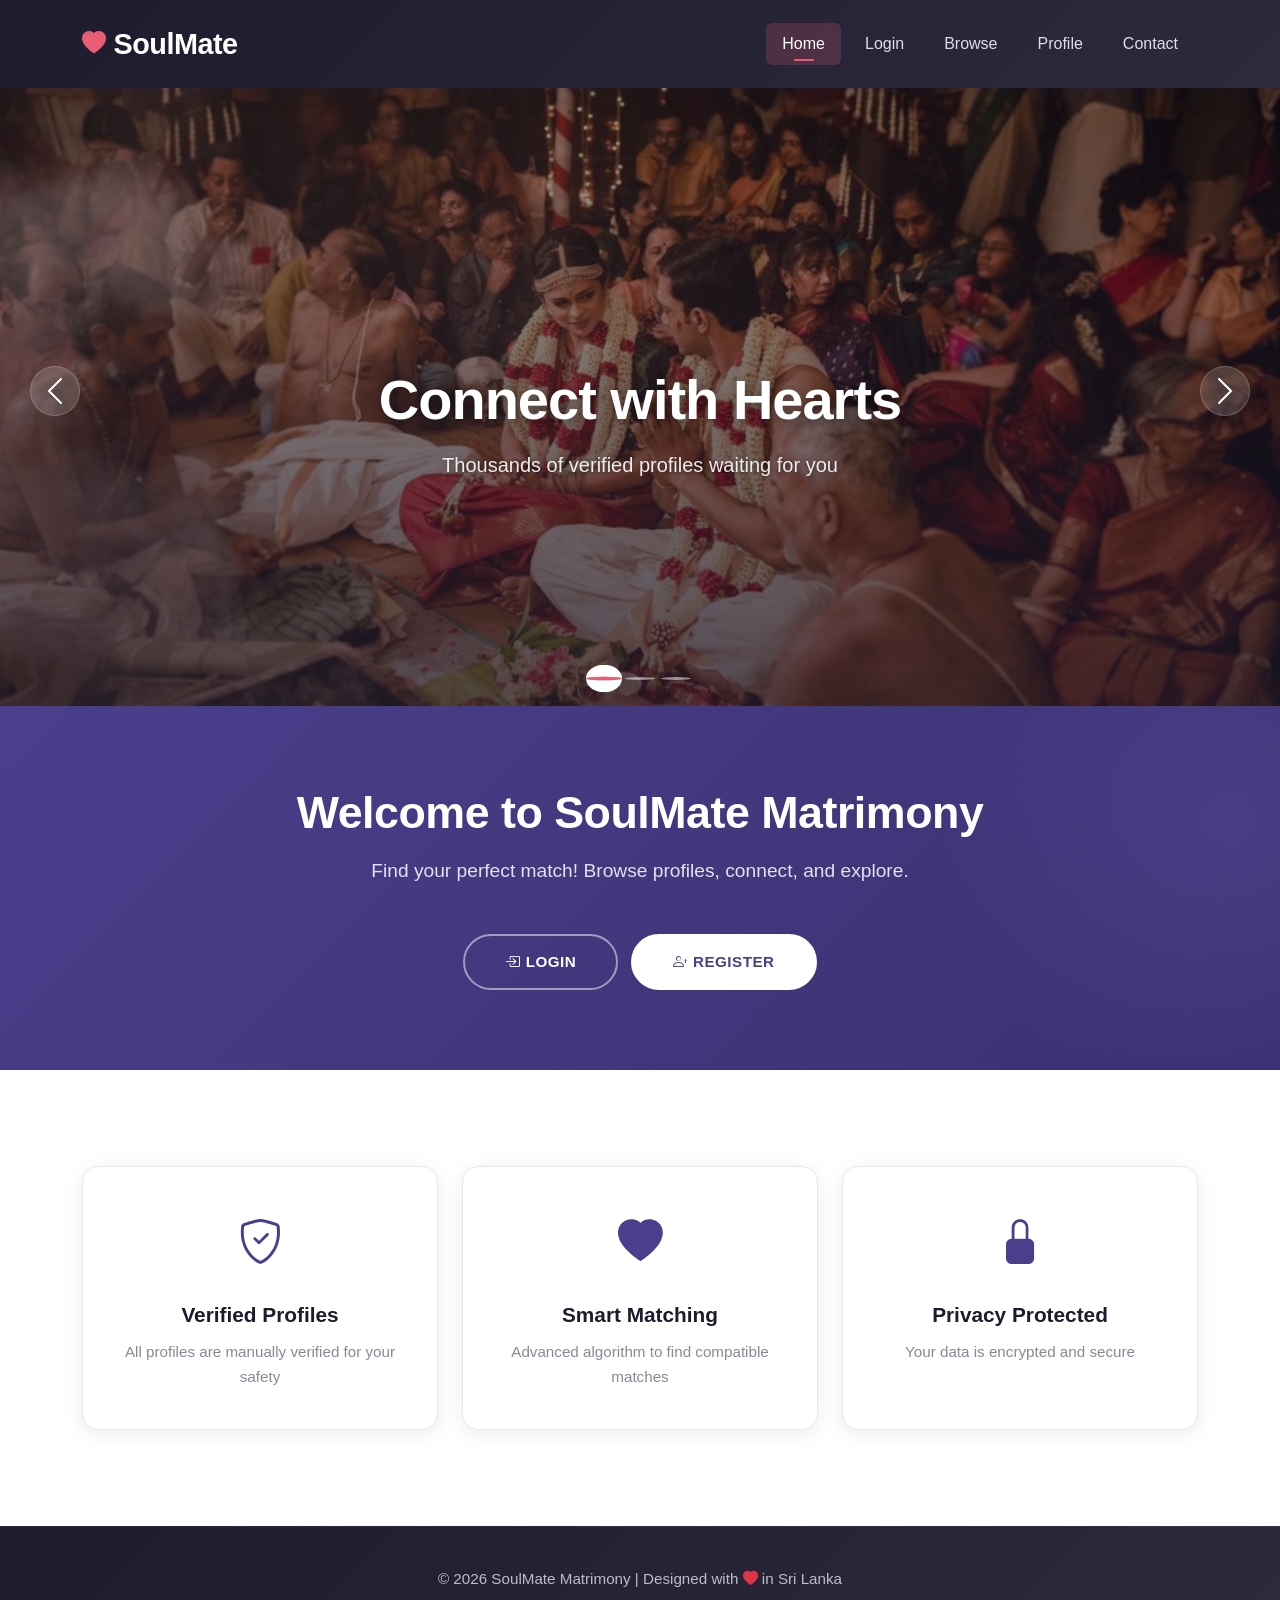
<file: index.html>
<!DOCTYPE html>
<html lang="en">
<head>
    <meta charset="UTF-8">
    <meta name="viewport" content="width=device-width, initial-scale=1.0">
    <title>SoulMate - Find Your Perfect Match</title>
    <link rel="icon" href="images/logo.png">
    <link href="https://cdn.jsdelivr.net/npm/bootstrap@5.3.2/dist/css/bootstrap.min.css" rel="stylesheet">
    <link rel="stylesheet" href="https://cdn.jsdelivr.net/npm/bootstrap-icons@1.11.3/font/bootstrap-icons.min.css">
    <link rel="stylesheet" href="css/style.css">
</head>
<body>
    <!-- Navbar -->
    <nav class="navbar navbar-expand-lg navbar-dark fixed-top soulmate-navbar">
        <div class="container">
            <a class="navbar-brand fw-bold" href="index.html">
                <i class="bi bi-heart-fill me-2"></i>
                SoulMate
            </a>
            <button class="navbar-toggler" type="button" data-bs-toggle="collapse" data-bs-target="#navbarNav">
                <span class="navbar-toggler-icon"></span>
            </button>
            <div class="collapse navbar-collapse" id="navbarNav">
                <ul class="navbar-nav ms-auto">
                    <li class="nav-item"><a class="nav-link active" href="index.html">Home</a></li>
                    <li class="nav-item"><a class="nav-link" href="auth/login.php">Login</a></li>
                    <li class="nav-item"><a class="nav-link" href="browse.php">Browse</a></li>
                    <li class="nav-item"><a class="nav-link" href="profile.php">Profile</a></li>
                    <li class="nav-item"><a class="nav-link" href="contact.php">Contact</a></li>
                </ul>
            </div>
        </div>
    </nav>

    <!-- Hero Carousel -->
    <div id="homeCarousel" class="carousel slide hero-carousel" data-bs-ride="carousel">
        <div class="carousel-indicators">
            <button type="button" data-bs-target="#homeCarousel" data-bs-slide-to="0" class="active"></button>
            <button type="button" data-bs-target="#homeCarousel" data-bs-slide-to="1"></button>
            <button type="button" data-bs-target="#homeCarousel" data-bs-slide-to="2"></button>
        </div>
        <div class="carousel-inner">
            <div class="carousel-item active">
                <div class="carousel-image-wrapper">
                    <img src="images/hero-wedding.jpeg" class="d-block w-100" alt="Happy couple">
                    <div class="carousel-overlay"></div>
                </div>
                <div class="carousel-caption">
                    <h2>Connect with Hearts</h2>
                    <p>Thousands of verified profiles waiting for you</p>
                </div>
            </div>
            <div class="carousel-item">
                <div class="carousel-image-wrapper">
                    <img src="images/hero-couple2.jpg" class="d-block w-100" alt="Happy couple 2">
                    <div class="carousel-overlay"></div>
                </div>
                <div class="carousel-caption">
                    <h2>Find Your SoulMate</h2>
                    <p>Start your beautiful journey with us</p>
                </div>
            </div>
            <div class="carousel-item">
                <div class="carousel-image-wrapper">
                    <img src="images/hero-couple3.jpg" class="d-block w-100" alt="Happy couple 3">
                    <div class="carousel-overlay"></div>
                </div>
                <div class="carousel-caption">
                    <h2>Begin Your Love Story</h2>
                    <p>Where dreams meet destiny</p>
                </div>
            </div>
        </div>
        <button class="carousel-control-prev" type="button" data-bs-target="#homeCarousel" data-bs-slide="prev">
            <span class="carousel-control-prev-icon"></span>
        </button>
        <button class="carousel-control-next" type="button" data-bs-target="#homeCarousel" data-bs-slide="next">
            <span class="carousel-control-next-icon"></span>
        </button>
    </div>

    <!-- Welcome Section -->
    <section class="welcome-section">
        <div class="container text-center">
            <h1>Welcome to SoulMate Matrimony</h1>
            <p class="lead">Find your perfect match! Browse profiles, connect, and explore.</p>
            
            <a href="auth/login.php" class="btn btn-outline-light btn-lg mt-3 me-2">
                <i class="bi bi-box-arrow-in-right"></i> Login
            </a>
            <a href="auth/register.php" class="btn btn-light btn-lg mt-3">
                <i class="bi bi-person-plus"></i> Register
            </a>
        </div>
    </section>

    <!-- Features Section -->
    <section class="features-section">
        <div class="container">
            <div class="row g-4">
                <div class="col-md-4">
                    <div class="feature-card">
                        <i class="bi bi-shield-check feature-icon"></i>
                        <h4>Verified Profiles</h4>
                        <p>All profiles are manually verified for your safety</p>
                    </div>
                </div>
                <div class="col-md-4">
                    <div class="feature-card">
                        <i class="bi bi-heart-fill feature-icon"></i>
                        <h4>Smart Matching</h4>
                        <p>Advanced algorithm to find compatible matches</p>
                    </div>
                </div>
                <div class="col-md-4">
                    <div class="feature-card">
                        <i class="bi bi-lock-fill feature-icon"></i>
                        <h4>Privacy Protected</h4>
                        <p>Your data is encrypted and secure</p>
                    </div>
                </div>
            </div>
        </div>
    </section>

    <!-- Footer -->
    <footer class="footer">
        <div class="container text-center">
            <p class="mb-0">&copy; 2026 SoulMate Matrimony | Designed with <i class="bi bi-heart-fill text-danger"></i> in Sri Lanka</p>
        </div>
    </footer>

    <script src="https://cdn.jsdelivr.net/npm/bootstrap@5.3.2/dist/js/bootstrap.bundle.min.js"></script>
</body>
</html>
</file>
<file: css/style.css>
:root {
    /* Primary - Deep Elegant Purple */
    --primary-color: #4a3f8c;
    --primary-dark: #3a3070;
    --primary-light: #6b5ab8;
    
    /* Secondary - Soft Lavender */
    --secondary-color: #8b7dd6;
    --secondary-light: #b8aee8;
    
    /* Accent - Warm Coral/Rose (romantic but professional) */
    --accent-color: #e85d75;
    --accent-light: #f08a9f;
    
    /* Neutrals - Professional Grays */
    --dark-color: #1e1b2e;
    --dark-secondary: #2d2a3e;
    --gray-dark: #4a4758;
    --gray-medium: #8a8798;
    --gray-light: #e8e6ef;
    --light-color: #f8f7fc;
    --white: #ffffff;
    
    /* Success/Status Colors */
    --success-color: #2d9d5d;
    --warning-color: #e8a838;
    --danger-color: #d64545;
}

* {
    margin: 0;
    padding: 0;
    box-sizing: border-box;
}

body {
    font-family: 'Inter', -apple-system, BlinkMacSystemFont, 'Segoe UI', Roboto, sans-serif;
    color: var(--dark-color);
    background-color: var(--light-color);
    overflow-x: hidden;
    line-height: 1.6;
}

/* ================================
   NAVBAR STYLES - Professional Dark
   ================================ */

.soulmate-navbar {
    background: linear-gradient(135deg, var(--dark-color) 0%, var(--dark-secondary) 100%) !important;
    padding: 1rem 0;
    box-shadow: 0 4px 20px rgba(30, 27, 46, 0.25);
    z-index: 1000;
    backdrop-filter: blur(10px);
}

.soulmate-navbar .navbar-brand {
    font-size: 1.8rem;
    font-weight: 700;
    color: var(--white) !important;
    display: flex;
    align-items: center;
    letter-spacing: -0.5px;
}

.soulmate-navbar .navbar-brand i {
    font-size: 1.5rem;
    color: var(--accent-color);
    margin-right: 0.5rem;
}

.soulmate-navbar .nav-link {
    font-weight: 500;
    color: rgba(255, 255, 255, 0.85) !important;
    padding: 0.5rem 1rem !important;
    margin: 0 0.25rem;
    position: relative;
    transition: all 0.3s ease;
    border-radius: 6px;
}

.soulmate-navbar .nav-link:hover {
    color: var(--white) !important;
    background: rgba(255, 255, 255, 0.1);
}

.soulmate-navbar .nav-link.active {
    color: var(--white) !important;
    background: rgba(232, 93, 117, 0.2);
}

.soulmate-navbar .nav-link.active::after {
    content: '';
    position: absolute;
    bottom: 4px;
    left: 50%;
    transform: translateX(-50%);
    width: 20px;
    height: 2px;
    background: var(--accent-color);
    border-radius: 2px;
}

.soulmate-navbar .navbar-toggler {
    border-color: rgba(255, 255, 255, 0.2);
    padding: 0.5rem;
}

.soulmate-navbar .navbar-toggler-icon {
    background-image: url("data:image/svg+xml,%3csvg xmlns='http://www.w3.org/2000/svg' viewBox='0 0 30 30'%3e%3cpath stroke='rgba%28255, 255, 255, 0.9%29' stroke-linecap='round' stroke-miterlimit='10' stroke-width='2' d='M4 7h22M4 15h22M4 23h22'/%3e%3c/svg%3e");
}

/* ================================
   HERO CAROUSEL STYLES
   ================================ */

.hero-carousel {
    margin-top: 76px;
    position: relative;
}

.carousel-image-wrapper {
    position: relative;
    height: 70vh;
    min-height: 500px;
    max-height: 700px;
    overflow: hidden;
}

.carousel-image-wrapper img {
    width: 100%;
    height: 100%;
    object-fit: cover;
    object-position: center;
    filter: brightness(0.85);
}

.carousel-overlay {
    position: absolute;
    top: 0;
    left: 0;
    right: 0;
    bottom: 0;
    background: linear-gradient(to bottom, rgba(30,27,46,0.3) 0%, rgba(30,27,46,0.7) 100%);
}

.carousel-caption {
    position: absolute;
    bottom: 30%;
    left: 50%;
    transform: translateX(-50%);
    text-align: center;
    z-index: 10;
    width: 90%;
    max-width: 800px;
}

.carousel-caption h2 {
    font-size: 3.5rem;
    font-weight: 700;
    color: var(--white);
    text-shadow: 2px 2px 12px rgba(0,0,0,0.4);
    margin-bottom: 1rem;
    letter-spacing: -1px;
}

.carousel-caption p {
    font-size: 1.25rem;
    color: rgba(255,255,255,0.9);
    text-shadow: 1px 1px 4px rgba(0,0,0,0.4);
    font-weight: 400;
}

.carousel-indicators button {
    width: 10px;
    height: 10px;
    border-radius: 50%;
    margin: 0 6px;
    background-color: rgba(255,255,255,0.4);
    border: 2px solid transparent;
    transition: all 0.3s ease;
}

.carousel-indicators button.active {
    background-color: var(--accent-color);
    border-color: var(--white);
    transform: scale(1.2);
}

.carousel-control-prev,
.carousel-control-next {
    width: 50px;
    height: 50px;
    background: rgba(255,255,255,0.15);
    border-radius: 50%;
    top: 50%;
    transform: translateY(-50%);
    opacity: 1;
    transition: all 0.3s ease;
    border: 1px solid rgba(255,255,255,0.2);
}

.carousel-control-prev {
    left: 30px;
}

.carousel-control-next {
    right: 30px;
}

.carousel-control-prev:hover,
.carousel-control-next:hover {
    background: rgba(255,255,255,0.25);
    transform: translateY(-50%) scale(1.1);
}

/* ================================
   WELCOME SECTION - Professional Gradient (Original)
   ================================ */

.welcome-section {
    background: linear-gradient(135deg, var(--primary-color) 0%, var(--primary-dark) 100%);
    padding: 5rem 0;
    color: var(--white);
    position: relative;
    overflow: hidden;
}

.welcome-section::before {
    content: '';
    position: absolute;
    top: -50%;
    right: -20%;
    width: 600px;
    height: 600px;
    background: radial-gradient(circle, rgba(139,125,214,0.15) 0%, transparent 70%);
    pointer-events: none;
}

.welcome-section h1 {
    font-size: 2.8rem;
    font-weight: 700;
    margin-bottom: 1rem;
    letter-spacing: -0.5px;
}

.welcome-section .lead {
    font-size: 1.2rem;
    color: rgba(255,255,255,0.85);
    margin-bottom: 2rem;
    font-weight: 400;
}

.welcome-section .btn {
    padding: 0.9rem 2.5rem;
    font-weight: 600;
    border-radius: 50px;
    transition: all 0.3s ease;
    text-transform: uppercase;
    letter-spacing: 0.5px;
    font-size: 0.95rem;
}

.welcome-section .btn-outline-light {
    border: 2px solid rgba(255,255,255,0.5);
    color: var(--white);
}

.welcome-section .btn-outline-light:hover {
    background: var(--white);
    color: var(--primary-color);
    border-color: var(--white);
    transform: translateY(-3px);
    box-shadow: 0 15px 35px rgba(0,0,0,0.2);
}

.welcome-section .btn-light {
    background: var(--white);
    color: var(--primary-color);
    border: 2px solid var(--white);
}

.welcome-section .btn-light:hover {
    background: transparent;
    color: var(--white);
    transform: translateY(-3px);
    box-shadow: 0 15px 35px rgba(0,0,0,0.2);
}

/* ================================
   FEATURES SECTION - Clean White
   ================================ */

.features-section {
    padding: 6rem 0;
    background: var(--white);
    position: relative;
}

.feature-card {
    background: var(--white);
    border-radius: 16px;
    padding: 2.5rem 2rem;
    text-align: center;
    box-shadow: 0 4px 20px rgba(30,27,46,0.08);
    transition: all 0.4s ease;
    height: 100%;
    border: 1px solid var(--gray-light);
    position: relative;
    overflow: hidden;
}

.feature-card::before {
    content: '';
    position: absolute;
    top: 0;
    left: 0;
    right: 0;
    height: 4px;
    background: linear-gradient(90deg, var(--primary-color), var(--accent-color));
    transform: scaleX(0);
    transition: transform 0.4s ease;
}

.feature-card:hover {
    transform: translateY(-8px);
    box-shadow: 0 20px 40px rgba(30,27,46,0.12);
    border-color: transparent;
}

.feature-card:hover::before {
    transform: scaleX(1);
}

.feature-card .feature-icon {
    font-size: 2.8rem;
    color: var(--primary-color);
    margin-bottom: 1.5rem;
    display: inline-block;
    transition: all 0.3s ease;
}

.feature-card:hover .feature-icon {
    color: var(--accent-color);
    transform: scale(1.1);
}

.feature-card h4 {
    font-size: 1.3rem;
    font-weight: 600;
    margin-bottom: 0.8rem;
    color: var(--dark-color);
}

.feature-card p {
    color: var(--gray-medium);
    font-size: 0.95rem;
    margin-bottom: 0;
    line-height: 1.6;
}

/* ================================
   FOOTER - Dark Professional
   ================================ */

.footer {
    background: linear-gradient(135deg, var(--dark-color) 0%, var(--dark-secondary) 100%);
    padding: 2.5rem 0;
    color: rgba(255,255,255,0.7);
    border-top: 1px solid rgba(255,255,255,0.05);
}

.footer p {
    margin: 0;
    font-size: 0.95rem;
    font-weight: 400;
}

.footer i {
    color: var(--accent-color);
    animation: heartbeat 1.5s ease-in-out infinite;
}

@keyframes heartbeat {
    0%, 100% { transform: scale(1); }
    50% { transform: scale(1.15); }
}

/* ================================
   RESPONSIVE DESIGN
   ================================ */

@media (max-width: 991px) {
    .soulmate-navbar .navbar-collapse {
        background: rgba(30, 27, 46, 0.98);
        padding: 1rem;
        border-radius: 12px;
        margin-top: 1rem;
        backdrop-filter: blur(10px);
        border: 1px solid rgba(255,255,255,0.1);
    }
    
    .carousel-caption h2 {
        font-size: 2.5rem;
    }
    
    .carousel-caption p {
        font-size: 1.1rem;
    }
    
    .welcome-section h1 {
        font-size: 2.2rem;
    }
}

@media (max-width: 768px) {
    .hero-carousel {
        margin-top: 66px;
    }
    
    .carousel-image-wrapper {
        height: 50vh;
        min-height: 400px;
    }
    
    .carousel-caption h2 {
        font-size: 2rem;
    }
    
    .carousel-caption p {
        font-size: 1rem;
    }
    
    .carousel-control-prev,
    .carousel-control-next {
        width: 45px;
        height: 45px;
    }
    
    .carousel-control-prev {
        left: 15px;
    }
    
    .carousel-control-next {
        right: 15px;
    }
    
    .welcome-section {
        padding: 3rem 0;
    }
    
    .welcome-section h1 {
        font-size: 1.8rem;
    }
    
    .features-section {
        padding: 4rem 0;
    }
    
    .feature-card {
        padding: 2rem 1.5rem;
    }
}

/* ================================
   AUTHENTICATION PAGES STYLES
   ================================ */

.auth-section {
    min-height: calc(100vh - 76px);
    display: flex;
    align-items: center;
    padding: 3rem 1rem;
    background: linear-gradient(135deg, var(--primary-color) 0%, var(--primary-dark) 100%);
    margin-top: 76px;
    position: relative;
    overflow: hidden;
}

.auth-section::before {
    content: '';
    position: absolute;
    top: -50%;
    left: -20%;
    width: 800px;
    height: 800px;
    background: radial-gradient(circle, rgba(139,125,214,0.2) 0%, transparent 70%);
    pointer-events: none;
}

.auth-card {
    background: rgba(255, 255, 255, 0.98);
    backdrop-filter: blur(20px);
    border-radius: 20px;
    box-shadow: 0 25px 80px rgba(30, 27, 46, 0.25);
    padding: 2.5rem;
    width: 100%;
    transition: transform 0.3s ease, box-shadow 0.3s ease;
    border: 1px solid rgba(255,255,255,0.5);
}

.auth-card:hover {
    transform: translateY(-5px);
    box-shadow: 0 30px 90px rgba(30, 27, 46, 0.3);
}

.auth-header {
    margin-bottom: 2rem;
}

.auth-header h3 {
    color: var(--dark-color);
    font-weight: 700;
    margin-bottom: 0.5rem;
}

.btn-auth {
    background: linear-gradient(135deg, var(--primary-color) 0%, var(--primary-light) 100%);
    border: none;
    border-radius: 12px;
    padding: 15px;
    font-weight: 600;
    font-size: 1.1rem;
    letter-spacing: 0.5px;
    transition: all 0.3s ease;
    color: var(--white);
}

.btn-auth:hover {
    transform: translateY(-2px);
    box-shadow: 0 10px 30px rgba(74, 63, 140, 0.4);
    background: linear-gradient(135deg, var(--primary-dark) 0%, var(--primary-color) 100%);
}

/* Profile Cards */
.profile-card {
    border-radius: 16px;
    overflow: hidden;
    transition: all 0.4s ease;
    background: var(--white);
    height: 100%;
    box-shadow: 0 4px 15px rgba(30,27,46,0.08);
    border: 1px solid var(--gray-light);
}

.profile-card:hover {
    transform: translateY(-8px);
    box-shadow: 0 20px 40px rgba(30,27,46,0.15);
    border-color: transparent;
}

.profile-card .card-img-top {
    height: 250px;
    object-fit: cover;
    transition: all 0.5s ease;
}

.profile-card:hover .card-img-top {
    transform: scale(1.05);
}

/* Profile Page */
.profile-header {
    background: linear-gradient(135deg, var(--primary-color), var(--secondary-color));
    color: var(--white);
    padding: 3rem 0;
    margin-bottom: 2rem;
}

.profile-image {
    width: 200px;
    height: 200px;
    border-radius: 50%;
    object-fit: cover;
    border: 5px solid var(--white);
    box-shadow: 0 15px 35px rgba(30,27,46,0.2);
}

/* Contact Form */
.contact-form {
    background: var(--white);
    border-radius: 20px;
    padding: 2rem;
    box-shadow: 0 10px 40px rgba(30,27,46,0.1);
    border: 1px solid var(--gray-light);
}

/* Animations */
@keyframes fadeIn {
    from { opacity: 0; transform: translateY(20px); }
    to { opacity: 1; transform: translateY(0); }
}

.fade-in {
    animation: fadeIn 0.5s ease;
}

/* Button Overrides for Bootstrap */
.btn-primary {
    background: linear-gradient(135deg, var(--primary-color) 0%, var(--primary-light) 100%);
    border: none;
    transition: all 0.3s ease;
}

.btn-primary:hover {
    background: linear-gradient(135deg, var(--primary-dark) 0%, var(--primary-color) 100%);
    transform: translateY(-2px);
    box-shadow: 0 8px 25px rgba(74, 63, 140, 0.35);
}

.btn-success {
    background: var(--success-color);
    border: none;
}

.badge.bg-success {
    background: var(--success-color) !important;
}

/* Form Controls */
.form-control, .form-select {
    border-radius: 10px;
    border: 1px solid var(--gray-light);
    padding: 0.75rem 1rem;
    transition: all 0.3s ease;
}

.form-control:focus, .form-select:focus {
    border-color: var(--primary-light);
    box-shadow: 0 0 0 0.2rem rgba(74, 63, 140, 0.15);
}

/* Cards */
.card {
    border-radius: 16px;
    border: 1px solid var(--gray-light);
    overflow: hidden;
}

.card-header {
    font-weight: 600;
    border-bottom: 1px solid var(--gray-light);
}

/* Alerts */
.alert-success {
    background: rgba(45, 157, 93, 0.1);
    border: 1px solid rgba(45, 157, 93, 0.2);
    color: var(--success-color);
}

.alert-danger {
    background: rgba(214, 69, 69, 0.1);
    border: 1px solid rgba(214, 69, 69, 0.2);
    color: var(--danger-color);
}

/* ================================
   DASHBOARD PAGE - Soft Gradient Background
   ================================ */

.dashboard-page {
    background: linear-gradient(135deg, #f8f7fc 0%, #f0eff5 100%);
    min-height: 100vh;
}

.dashboard-page .card {
    background: rgba(255, 255, 255, 0.95);
    backdrop-filter: blur(10px);
    border: 1px solid rgba(255, 255, 255, 0.8);
    box-shadow: 0 8px 32px rgba(30, 27, 46, 0.08);
}

.dashboard-page .card-header {
    background: linear-gradient(135deg, var(--primary-color) 0%, var(--primary-light) 100%);
    color: var(--white);
    border-bottom: none;
    padding: 1.2rem 1.5rem;
}

.dashboard-page .rounded-circle {
    border: 4px solid var(--white);
    box-shadow: 0 8px 25px rgba(30, 27, 46, 0.15);
}

/* ================================
   BROWSE PAGE - Purple Gradient (Same as Home Page)
   ================================ */

.browse-page {
    background: linear-gradient(135deg, var(--primary-color) 0%, var(--primary-dark) 100%);
    min-height: 100vh;
}

.browse-page .page-header {
    background: transparent;
    margin-bottom: 0;
    padding: 2rem 0;
}

.browse-page .page-header h2 {
    color: var(--white);
}

.browse-page .page-header p {
    color: rgba(255,255,255,0.85);
}

.browse-page .profile-card {
    background: var(--white);
    border: 1px solid var(--gray-light);
    transition: all 0.4s cubic-bezier(0.4, 0, 0.2, 1);
}

.browse-page .profile-card:hover {
    transform: translateY(-8px);
    box-shadow: 0 20px 40px rgba(30, 27, 46, 0.12);
    border-color: transparent;
}

.browse-page .btn-primary {
    background: linear-gradient(135deg, var(--primary-color) 0%, var(--primary-light) 100%);
    border: none;
    font-weight: 600;
    letter-spacing: 0.3px;
}

/* ================================
   CONTACT PAGE - Purple Gradient (Same as Home Page)
   ================================ */

.contact-page {
    background: linear-gradient(135deg, var(--primary-color) 0%, var(--primary-dark) 100%);
    min-height: 100vh;
}

.contact-page .page-header {
    background: transparent;
    margin-bottom: 0;
    padding: 2rem 0;
}

.contact-page .page-header h2 {
    color: var(--white);
}

.contact-page .page-header p {
    color: rgba(255,255,255,0.85);
}

.contact-page .card {
    background: rgba(255, 255, 255, 0.98);
    backdrop-filter: blur(10px);
    border: 1px solid rgba(255, 255, 255, 0.5);
    box-shadow: 0 8px 32px rgba(30, 27, 46, 0.15);
}

.contact-page .card.shadow-sm.h-100 {
    background: rgba(255, 255, 255, 0.98);
    border: 1px solid rgba(255, 255, 255, 0.5);
    transition: all 0.3s ease;
}

.contact-page .card.shadow-sm.h-100:hover {
    transform: translateY(-5px);
    box-shadow: 0 15px 35px rgba(30, 27, 46, 0.2) !important;
    border-color: var(--white);
}

.contact-page i.bi {
    color: var(--primary-color);
    transition: all 0.3s ease;
}

.contact-page .card.shadow-sm.h-100:hover i.bi {
    color: var(--accent-color);
    transform: scale(1.1);
}

.contact-page .form-control,
.contact-page .form-select {
    background: var(--white);
    border: 2px solid var(--gray-light);
    transition: all 0.3s ease;
}

.contact-page .form-control:focus,
.contact-page .form-select:focus {
    border-color: var(--primary-light);
    box-shadow: 0 0 0 4px rgba(74, 63, 140, 0.1);
}

/* Page Header Styling */
.page-header {
    background: linear-gradient(135deg, var(--dark-color) 0%, var(--primary-color) 100%);
    color: var(--white);
    padding: 3rem 0;
    margin-bottom: 3rem;
    position: relative;
    overflow: hidden;
}

.page-header::before {
    content: '';
    position: absolute;
    top: -50%;
    right: -10%;
    width: 500px;
    height: 500px;
    background: radial-gradient(circle, rgba(139,125,214,0.2) 0%, transparent 70%);
    pointer-events: none;
}

.page-header h2 {
    font-weight: 700;
    letter-spacing: -0.5px;
    position: relative;
    z-index: 1;
}

.page-header p {
    color: rgba(255,255,255,0.85);
    font-size: 1.1rem;
    position: relative;
    z-index: 1;
}
</file>
